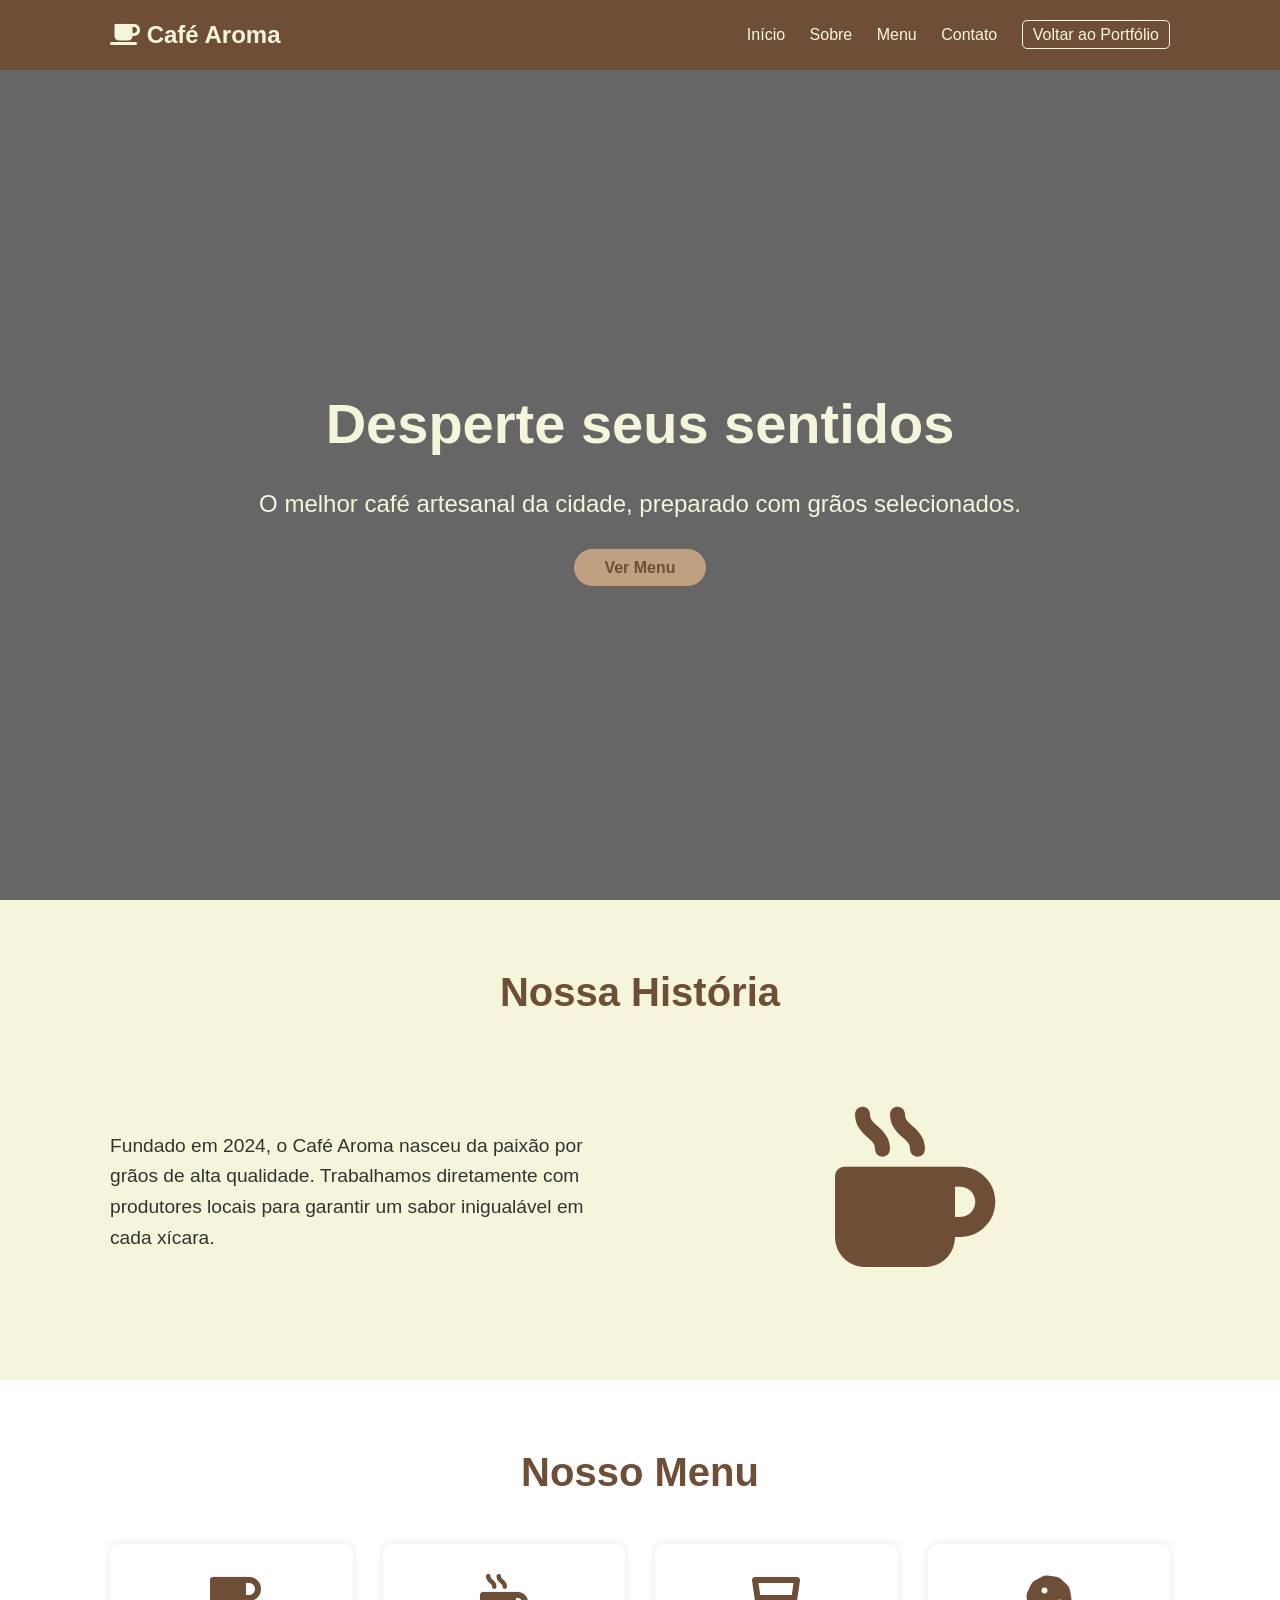
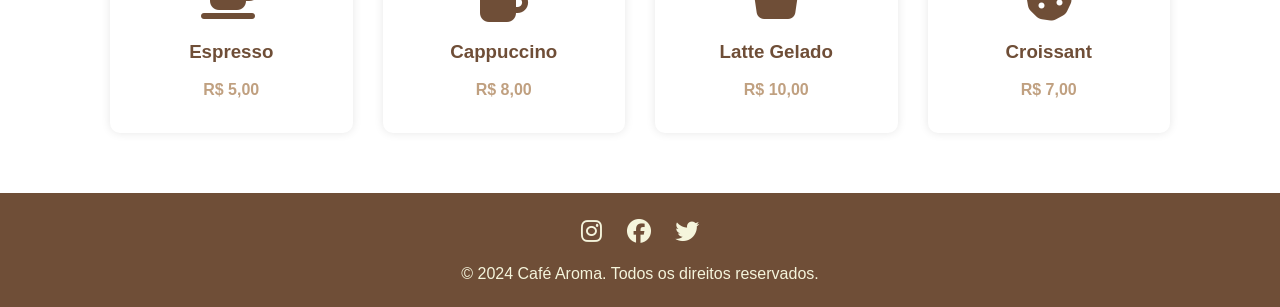
<file: coffee-shop/index.html>
<!DOCTYPE html>
<html lang="pt-br">
<head>
    <meta charset="UTF-8">
    <meta name="viewport" content="width=device-width, initial-scale=1.0">
    <title>Café Aroma | Sabor Autêntico</title>
    <link rel="stylesheet" href="https://cdnjs.cloudflare.com/ajax/libs/font-awesome/6.5.2/css/all.min.css">
    <link rel="stylesheet" href="style.css">
</head>
<body>
    <header>
        <nav class="navbar">
            <a href="#" class="logo"><i class="fas fa-coffee"></i> Café Aroma</a>
            <div class="nav-links">
                <a href="#home">Início</a>
                <a href="#about">Sobre</a>
                <a href="#menu">Menu</a>
                <a href="#contact">Contato</a>
                <a href="../index.html" class="back-link">Voltar ao Portfólio</a>
            </div>
        </nav>
    </header>

    <section id="home" class="hero">
        <div class="hero-content fade-in">
            <h1>Desperte seus sentidos</h1>
            <p>O melhor café artesanal da cidade, preparado com grãos selecionados.</p>
            <a href="#menu" class="btn">Ver Menu</a>
        </div>
    </section>

    <section id="about" class="about">
        <div class="container">
            <h2 class="section-title">Nossa História</h2>
            <div class="about-content">
                <div class="about-text slide-in-left">
                    <p>Fundado em 2024, o Café Aroma nasceu da paixão por grãos de alta qualidade. Trabalhamos diretamente com produtores locais para garantir um sabor inigualável em cada xícara.</p>
                </div>
                <div class="about-icon slide-in-right">
                    <i class="fas fa-mug-hot"></i>
                </div>
            </div>
        </div>
    </section>

    <section id="menu" class="menu">
        <div class="container">
            <h2 class="section-title">Nosso Menu</h2>
            <div class="menu-grid">
                <div class="menu-item fade-in-up">
                    <i class="fas fa-coffee"></i>
                    <h3>Espresso</h3>
                    <p>R$ 5,00</p>
                </div>
                <div class="menu-item fade-in-up" style="animation-delay: 0.2s;">
                    <i class="fas fa-mug-hot"></i>
                    <h3>Cappuccino</h3>
                    <p>R$ 8,00</p>
                </div>
                <div class="menu-item fade-in-up" style="animation-delay: 0.4s;">
                    <i class="fas fa-glass-whiskey"></i>
                    <h3>Latte Gelado</h3>
                    <p>R$ 10,00</p>
                </div>
                <div class="menu-item fade-in-up" style="animation-delay: 0.6s;">
                    <i class="fas fa-cookie"></i>
                    <h3>Croissant</h3>
                    <p>R$ 7,00</p>
                </div>
            </div>
        </div>
    </section>

    <footer id="contact">
        <div class="container">
            <div class="footer-content">
                <div class="social-links">
                    <a href="#"><i class="fab fa-instagram"></i></a>
                    <a href="#"><i class="fab fa-facebook"></i></a>
                    <a href="#"><i class="fab fa-twitter"></i></a>
                </div>
                <p>&copy; 2024 Café Aroma. Todos os direitos reservados.</p>
            </div>
        </div>
    </footer>
</body>
</html>
</file>
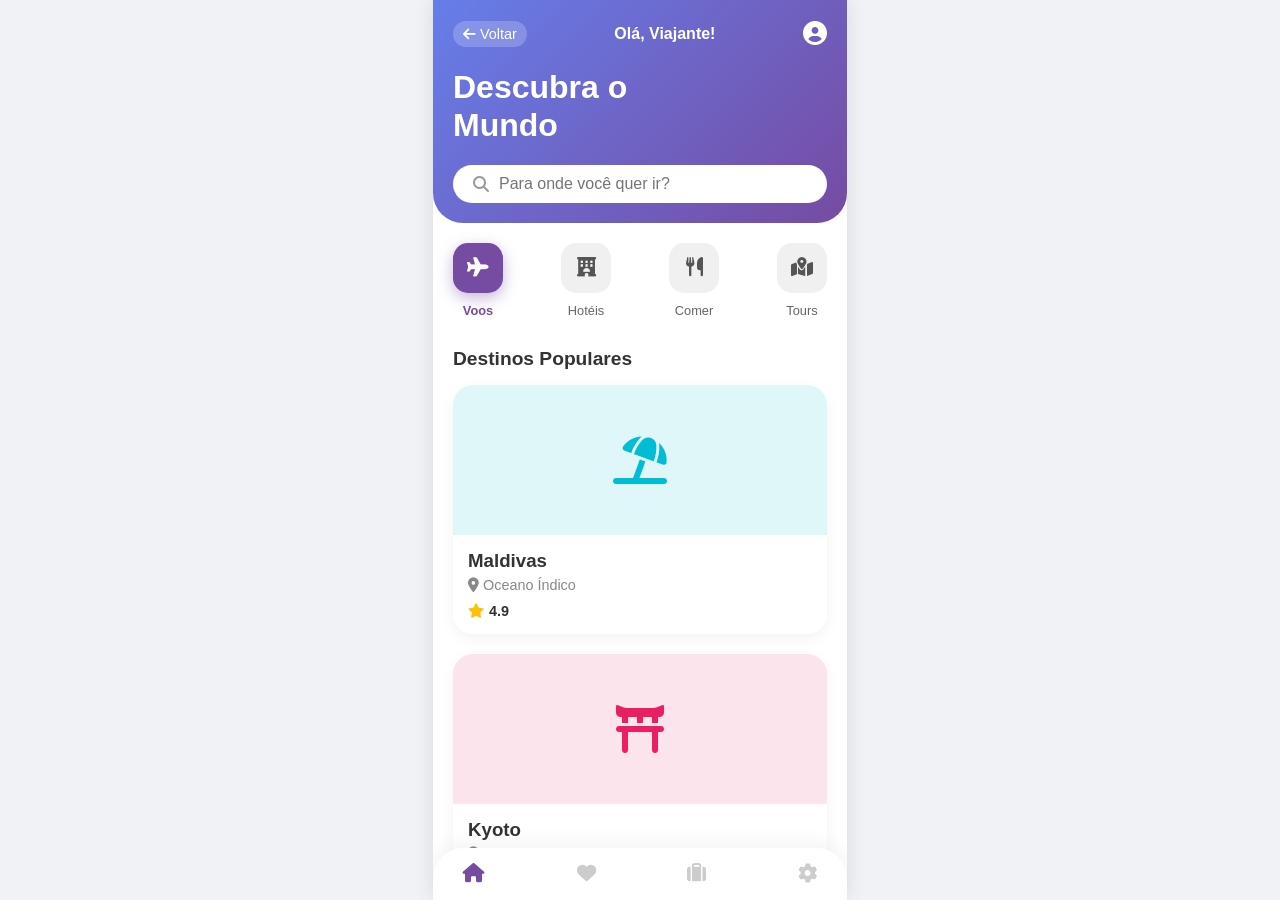
<file: travel-app/index.html>
<!DOCTYPE html>
<html lang="pt-br">
<head>
    <meta charset="UTF-8">
    <meta name="viewport" content="width=device-width, initial-scale=1.0">
    <title>Travel App - Ana Andrade</title>
    <link rel="stylesheet" href="https://cdnjs.cloudflare.com/ajax/libs/font-awesome/6.5.2/css/all.min.css">
    <link rel="stylesheet" href="style.css">
</head>
<body>
    <div class="app-container">
        <header class="app-header">
            <div class="header-top">
                <a href="../index.html" class="back-link"><i class="fas fa-arrow-left"></i> Voltar</a>
                <span class="user-greeting">Olá, Viajante!</span>
                <div class="user-avatar"><i class="fas fa-user-circle"></i></div>
            </div>
            <div class="header-content">
                <h1>Descubra o<br>Mundo</h1>
                <div class="search-bar">
                    <i class="fas fa-search"></i>
                    <input type="text" placeholder="Para onde você quer ir?">
                </div>
            </div>
        </header>

        <main class="app-content">
            <section class="categories">
                <div class="category active"><i class="fas fa-plane"></i> Voos</div>
                <div class="category"><i class="fas fa-hotel"></i> Hotéis</div>
                <div class="category"><i class="fas fa-utensils"></i> Comer</div>
                <div class="category"><i class="fas fa-map-marked-alt"></i> Tours</div>
            </section>

            <section class="destinations">
                <h2>Destinos Populares</h2>
                <div class="destination-cards">
                    <div class="card">
                        <div class="card-image" style="background-color: #e0f7fa; display: flex; align-items: center; justify-content: center; height: 150px;">
                            <i class="fas fa-umbrella-beach fa-3x" style="color: #00bcd4;"></i>
                        </div>
                        <div class="card-info">
                            <h3>Maldivas</h3>
                            <p><i class="fas fa-map-marker-alt"></i> Oceano Índico</p>
                            <div class="rating"><i class="fas fa-star"></i> 4.9</div>
                        </div>
                    </div>
                    <div class="card">
                        <div class="card-image" style="background-color: #fce4ec; display: flex; align-items: center; justify-content: center; height: 150px;">
                            <i class="fas fa-torii-gate fa-3x" style="color: #e91e63;"></i>
                        </div>
                        <div class="card-info">
                            <h3>Kyoto</h3>
                            <p><i class="fas fa-map-marker-alt"></i> Japão</p>
                            <div class="rating"><i class="fas fa-star"></i> 4.8</div>
                        </div>
                    </div>
                     <div class="card">
                        <div class="card-image" style="background-color: #e8f5e9; display: flex; align-items: center; justify-content: center; height: 150px;">
                            <i class="fas fa-mountain fa-3x" style="color: #4caf50;"></i>
                        </div>
                        <div class="card-info">
                            <h3>Alpes Suíços</h3>
                            <p><i class="fas fa-map-marker-alt"></i> Suíça</p>
                            <div class="rating"><i class="fas fa-star"></i> 5.0</div>
                        </div>
                    </div>
                </div>
            </section>
        </main>

        <nav class="bottom-nav">
            <a href="#" class="nav-item active"><i class="fas fa-home"></i></a>
            <a href="#" class="nav-item"><i class="fas fa-heart"></i></a>
            <a href="#" class="nav-item"><i class="fas fa-suitcase"></i></a>
            <a href="#" class="nav-item"><i class="fas fa-cog"></i></a>
        </nav>
    </div>
</body>
</html>
</file>
<file: coffee-shop/style.css>
:root {
    --primary-color: #6f4e37;
    --secondary-color: #f5f5dc;
    --text-color: #333;
    --bg-color: #fff;
    --accent-color: #c0a080;
}

* {
    margin: 0;
    padding: 0;
    box-sizing: border-box;
    font-family: 'Segoe UI', Tahoma, Geneva, Verdana, sans-serif;
}

body {
    background-color: var(--bg-color);
    color: var(--text-color);
    line-height: 1.6;
}

.container {
    max-width: 1100px;
    margin: 0 auto;
    padding: 0 20px;
}

/* Header */
header {
    background-color: var(--primary-color);
    padding: 1rem 0;
    position: fixed;
    width: 100%;
    top: 0;
    z-index: 1000;
}

.navbar {
    display: flex;
    justify-content: space-between;
    align-items: center;
    max-width: 1100px;
    margin: 0 auto;
    padding: 0 20px;
}

.logo {
    color: var(--secondary-color);
    font-size: 1.5rem;
    text-decoration: none;
    font-weight: bold;
}

.nav-links a {
    color: var(--secondary-color);
    text-decoration: none;
    margin-left: 20px;
    transition: color 0.3s;
}

.nav-links a:hover {
    color: var(--accent-color);
}

.back-link {
    border: 1px solid var(--secondary-color);
    padding: 5px 10px;
    border-radius: 5px;
}

/* Hero Section */
.hero {
    height: 100vh;
    background: linear-gradient(rgba(0,0,0,0.6), rgba(0,0,0,0.6)), url('https://images.unsplash.com/photo-1509042239860-f550ce710b93?ixlib=rb-1.2.1&auto=format&fit=crop&w=1350&q=80') no-repeat center center/cover;
    display: flex;
    justify-content: center;
    align-items: center;
    text-align: center;
    color: var(--secondary-color);
    padding-top: 60px;
}

.hero h1 {
    font-size: 3.5rem;
    margin-bottom: 1rem;
}

.hero p {
    font-size: 1.5rem;
    margin-bottom: 2rem;
}

.btn {
    background-color: var(--accent-color);
    color: var(--primary-color);
    padding: 10px 30px;
    text-decoration: none;
    border-radius: 30px;
    font-weight: bold;
    transition: transform 0.3s, background-color 0.3s;
}

.btn:hover {
    background-color: var(--secondary-color);
    transform: scale(1.05);
}

/* About Section */
.about {
    padding: 60px 0;
    background-color: var(--secondary-color);
}

.section-title {
    text-align: center;
    font-size: 2.5rem;
    margin-bottom: 40px;
    color: var(--primary-color);
}

.about-content {
    display: flex;
    align-items: center;
    justify-content: space-between;
    gap: 40px;
}

.about-text {
    flex: 1;
    font-size: 1.2rem;
}

.about-icon {
    flex: 1;
    text-align: center;
    font-size: 10rem;
    color: var(--primary-color);
}

/* Menu Section */
.menu {
    padding: 60px 0;
}

.menu-grid {
    display: grid;
    grid-template-columns: repeat(auto-fit, minmax(200px, 1fr));
    gap: 30px;
    text-align: center;
}

.menu-item {
    padding: 30px;
    border-radius: 10px;
    box-shadow: 0 0 10px rgba(0,0,0,0.1);
    transition: transform 0.3s;
}

.menu-item:hover {
    transform: translateY(-10px);
}

.menu-item i {
    font-size: 3rem;
    color: var(--primary-color);
    margin-bottom: 15px;
}

.menu-item h3 {
    margin-bottom: 10px;
    color: var(--primary-color);
}

.menu-item p {
    font-weight: bold;
    color: var(--accent-color);
}

/* Footer */
footer {
    background-color: var(--primary-color);
    color: var(--secondary-color);
    text-align: center;
    padding: 20px 0;
}

.social-links {
    margin-bottom: 10px;
}

.social-links a {
    color: var(--secondary-color);
    margin: 0 10px;
    font-size: 1.5rem;
    transition: color 0.3s;
}

.social-links a:hover {
    color: var(--accent-color);
}

/* Animations */
@keyframes fadeIn {
    from { opacity: 0; transform: translateY(20px); }
    to { opacity: 1; transform: translateY(0); }
}

@keyframes slideInLeft {
    from { opacity: 0; transform: translateX(-50px); }
    to { opacity: 1; transform: translateX(0); }
}

@keyframes slideInRight {
    from { opacity: 0; transform: translateX(50px); }
    to { opacity: 1; transform: translateX(0); }
}

.fade-in {
    animation: fadeIn 1.5s ease-out;
}

.slide-in-left {
    animation: slideInLeft 1s ease-out;
}

.slide-in-right {
    animation: slideInRight 1s ease-out;
}

.fade-in-up {
    opacity: 0;
    animation: fadeIn 0.8s ease-out forwards;
}

/* Responsive */
@media (max-width: 768px) {
    .about-content {
        flex-direction: column;
        text-align: center;
    }

    .hero h1 {
        font-size: 2.5rem;
    }
}
</file>
<file: travel-app/style.css>
* {
    margin: 0;
    padding: 0;
    box-sizing: border-box;
    font-family: 'Segoe UI', Tahoma, Geneva, Verdana, sans-serif;
}

body {
    background-color: #f0f2f5;
    display: flex;
    justify-content: center;
    align-items: center;
    min-height: 100vh;
}

.app-container {
    background-color: #fff;
    width: 100%;
    max-width: 414px; /* Mobile viewport */
    height: 100vh;
    position: relative;
    overflow-y: auto;
    box-shadow: 0 0 20px rgba(0,0,0,0.1);
    display: flex;
    flex-direction: column;
}

/* Header */
.app-header {
    padding: 20px;
    background: linear-gradient(135deg, #667eea 0%, #764ba2 100%);
    color: white;
    border-bottom-left-radius: 30px;
    border-bottom-right-radius: 30px;
}

.header-top {
    display: flex;
    justify-content: space-between;
    align-items: center;
    margin-bottom: 20px;
}

.back-link {
    color: white;
    text-decoration: none;
    font-size: 0.9rem;
    background: rgba(255,255,255,0.2);
    padding: 5px 10px;
    border-radius: 15px;
}

.user-greeting {
    font-weight: 600;
}

.user-avatar {
    font-size: 1.5rem;
}

.header-content h1 {
    font-size: 2rem;
    margin-bottom: 20px;
    line-height: 1.2;
}

.search-bar {
    background: white;
    border-radius: 25px;
    padding: 10px 20px;
    display: flex;
    align-items: center;
    color: #666;
}

.search-bar i {
    margin-right: 10px;
    color: #999;
}

.search-bar input {
    border: none;
    outline: none;
    width: 100%;
    font-size: 1rem;
}

/* Content */
.app-content {
    padding: 20px;
    flex: 1;
    padding-bottom: 80px; /* Space for bottom nav */
}

.categories {
    display: flex;
    justify-content: space-between;
    margin-bottom: 30px;
}

.category {
    display: flex;
    flex-direction: column;
    align-items: center;
    gap: 10px;
    color: #666;
    font-size: 0.8rem;
    cursor: pointer;
}

.category i {
    background: #f0f0f0;
    width: 50px;
    height: 50px;
    border-radius: 15px;
    display: flex;
    align-items: center;
    justify-content: center;
    font-size: 1.2rem;
    color: #555;
    transition: all 0.3s;
}

.category.active i {
    background: #764ba2;
    color: white;
    box-shadow: 0 5px 15px rgba(118, 75, 162, 0.4);
}

.category.active {
    color: #764ba2;
    font-weight: 600;
}

.destinations h2 {
    font-size: 1.2rem;
    margin-bottom: 15px;
    color: #333;
}

.destination-cards {
    display: flex;
    flex-direction: column;
    gap: 20px;
}

.card {
    background: white;
    border-radius: 20px;
    overflow: hidden;
    box-shadow: 0 5px 15px rgba(0,0,0,0.05);
    transition: transform 0.3s;
}

.card:hover {
    transform: translateY(-5px);
}

.card-image {
    width: 100%;
    /* height set in inline style for placeholder */
}

.card-info {
    padding: 15px;
}

.card-info h3 {
    margin-bottom: 5px;
    color: #333;
}

.card-info p {
    color: #888;
    font-size: 0.9rem;
    margin-bottom: 10px;
}

.rating {
    display: flex;
    align-items: center;
    gap: 5px;
    color: #333;
    font-weight: 600;
    font-size: 0.9rem;
}

.rating i {
    color: #ffc107;
}

/* Bottom Nav */
.bottom-nav {
    position: absolute;
    bottom: 0;
    left: 0;
    width: 100%;
    background: white;
    padding: 15px 30px;
    display: flex;
    justify-content: space-between;
    border-top-left-radius: 30px;
    border-top-right-radius: 30px;
    box-shadow: 0 -5px 20px rgba(0,0,0,0.05);
}

.nav-item {
    color: #ccc;
    font-size: 1.2rem;
    transition: color 0.3s;
}

.nav-item.active {
    color: #764ba2;
}
</file>
